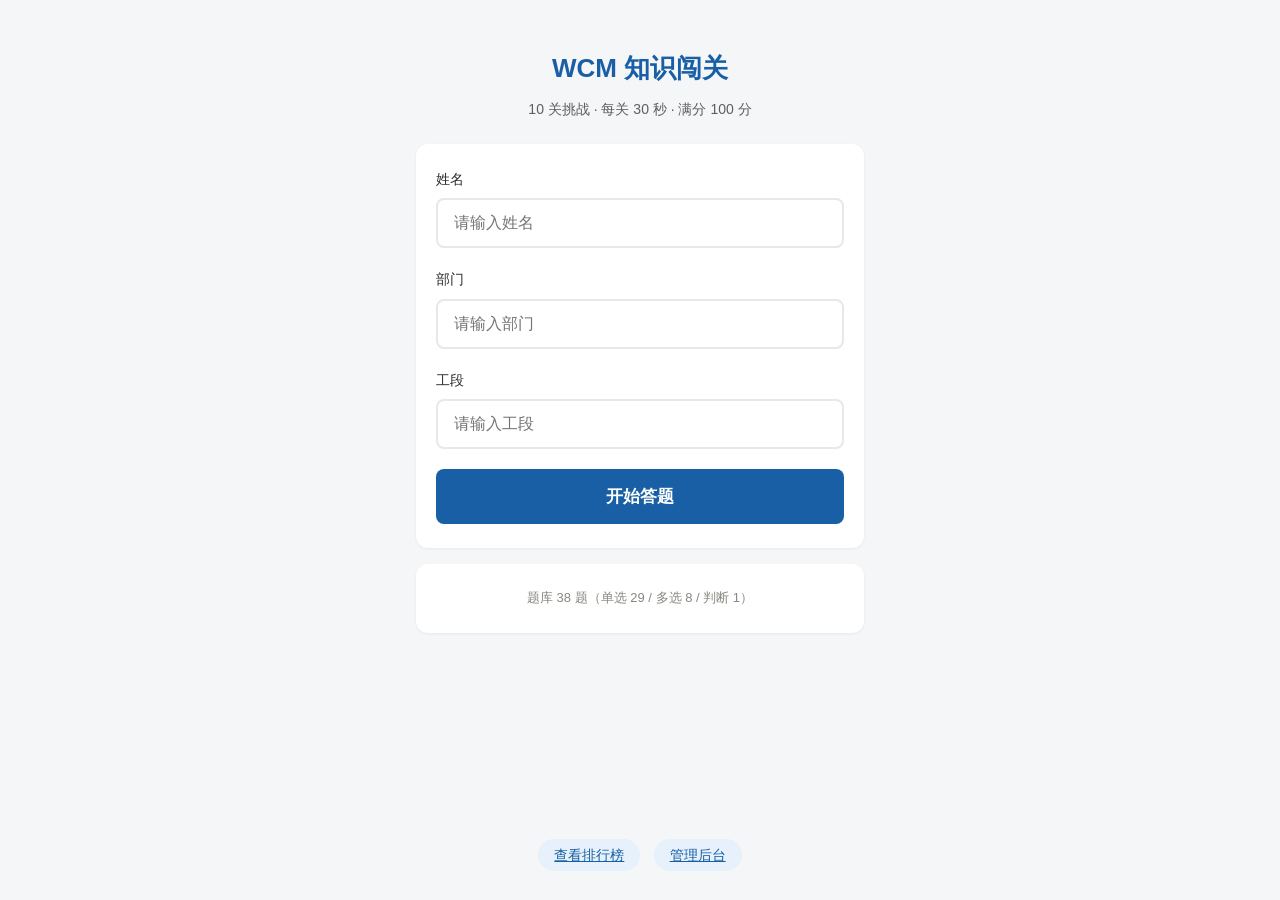
<file: index.html>
<!DOCTYPE html>
<html lang="zh-CN">
<head>
  <meta charset="UTF-8">
  <meta name="viewport" content="width=device-width, initial-scale=1.0, maximum-scale=1.0, user-scalable=no">
  <title>WCM 知识闯关</title>
  <link rel="stylesheet" href="css/style.css?v=2">
</head>
<body>
  <div class="container">
    <div class="header">
      <h1>WCM 知识闯关</h1>
      <p class="subtitle">10 关挑战 · 每关 30 秒 · 满分 100 分</p>
    </div>

    <div class="card" id="infoCard">
      <div class="input-group">
        <label>姓名</label>
        <input type="text" id="nameInput" placeholder="请输入姓名" maxlength="20">
      </div>
      <div class="input-group">
        <label>部门</label>
        <input type="text" id="deptInput" placeholder="请输入部门" maxlength="20">
      </div>
      <div class="input-group">
        <label>工段</label>
        <input type="text" id="sectionInput" placeholder="请输入工段" maxlength="20">
      </div>
      <button class="btn btn-primary" id="startBtn" onclick="startGame()">开始答题</button>
    </div>

    <div class="card" id="bankInfo" style="text-align:center">
      <p style="font-size:13px;color:var(--text-tertiary)" id="bankStatus">正在加载题库...</p>
    </div>

    <div style="margin-top:auto;padding:16px 0;text-align:center">
      <a href="ranking.html" class="btn-link">查看排行榜</a>
      &nbsp;
      <a href="admin.html" class="btn-link">管理后台</a>
    </div>
  </div>

  <script src="js/config.js?v=6"></script>
  <script src="js/app.js?v=5"></script>
  <script>
    const savedName = localStorage.getItem('wcm_name') || '';
    const savedDept = localStorage.getItem('wcm_dept') || '';
    const savedSection = localStorage.getItem('wcm_section') || '';
    if (savedName) document.getElementById('nameInput').value = savedName;
    if (savedDept) document.getElementById('deptInput').value = savedDept;
    if (savedSection) document.getElementById('sectionInput').value = savedSection;

    document.getElementById('nameInput').addEventListener('keypress', e => {
      if (e.key === 'Enter') document.getElementById('deptInput').focus();
    });

    async function loadBankInfo() {
      const questions = await CloudDB.getQuestions();
      const el = document.getElementById('bankStatus');
      if (questions.length === 0) {
        el.textContent = '题库为空，请联系管理员导入题目';
        el.style.color = 'var(--danger)';
      } else {
        const types = {
          single: questions.filter(q => q.type === 'single').length,
          multiple: questions.filter(q => q.type === 'multiple').length,
          judge: questions.filter(q => q.type === 'judge').length
        };
        el.textContent = `题库 ${questions.length} 题（单选 ${types.single} / 多选 ${types.multiple} / 判断 ${types.judge}）`;
      }
    }

    function startGame() {
      const name = document.getElementById('nameInput').value.trim();
      const dept = document.getElementById('deptInput').value.trim();
      const section = document.getElementById('sectionInput').value.trim();

      if (!name) { showToast('请输入姓名'); return; }
      if (!dept) { showToast('请输入部门'); return; }
      if (!section) { showToast('请输入工段'); return; }

      localStorage.setItem('wcm_name', name);
      localStorage.setItem('wcm_dept', dept);
      localStorage.setItem('wcm_section', section);

      const params = new URLSearchParams({ name, dept, section });
      window.location.href = `game.html?${params}`;
    }

    loadBankInfo();
  </script>
</body>
</html>
</file>
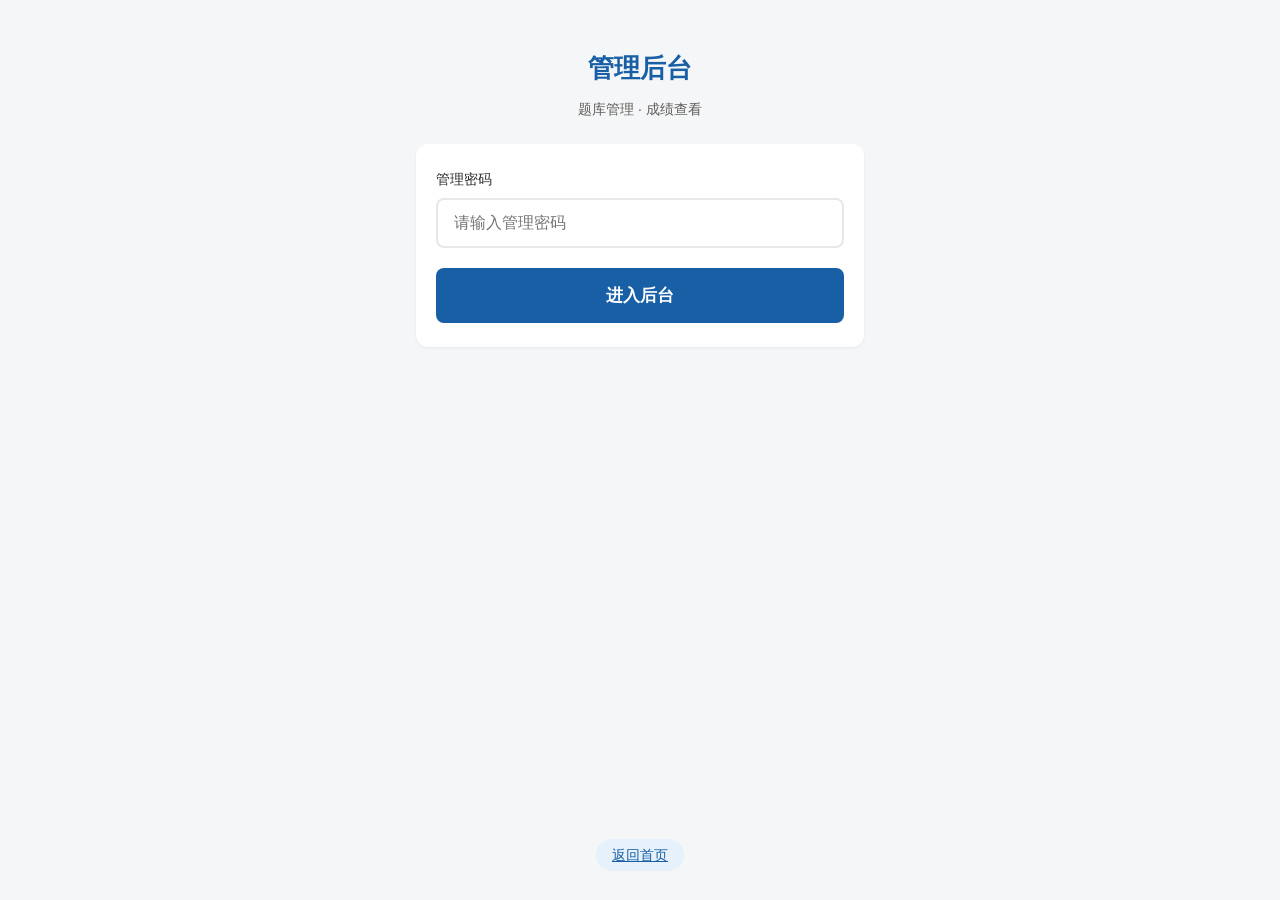
<file: admin.html>
<!DOCTYPE html>
<html lang="zh-CN">
<head>
  <meta charset="UTF-8">
  <meta name="viewport" content="width=device-width, initial-scale=1.0, maximum-scale=1.0, user-scalable=no">
  <title>管理后台 - WCM 知识闯关</title>
  <link rel="stylesheet" href="css/style.css?v=3">
</head>
<body>
  <div class="container">
    <div class="header">
      <h1>管理后台</h1>
      <p class="subtitle">题库管理 · 成绩查看</p>
    </div>

    <!-- Login -->
    <div class="card" id="loginCard">
      <div class="input-group">
        <label>管理密码</label>
        <input type="password" id="pwdInput" placeholder="请输入管理密码" maxlength="30">
      </div>
      <button class="btn btn-primary" id="loginBtn" onclick="adminLogin()">进入后台</button>
    </div>

    <!-- Admin Panel -->
    <div id="adminPanel" style="display:none;flex:1">

      <!-- Stats -->
      <div class="admin-section">
        <h3>题库概览</h3>
        <div class="stat-grid" id="statGrid">
          <div class="stat-box"><div class="num" id="statTotal">-</div><div class="label">总题数</div></div>
          <div class="stat-box"><div class="num" id="statSingle">-</div><div class="label">单选题</div></div>
          <div class="stat-box"><div class="num" id="statMultiple">-</div><div class="label">多选题</div></div>
          <div class="stat-box"><div class="num" id="statJudge">-</div><div class="label">判断题</div></div>
          <div class="stat-box"><div class="num" id="statScores">-</div><div class="label">成绩数</div></div>
          <div class="stat-box"><div class="num" id="statPlayers">-</div><div class="label">参与人数</div></div>
        </div>
        <button class="btn btn-outline" style="margin-top:12px;font-size:14px" onclick="loadStats()">刷新统计</button>
      </div>

      <!-- Add Single Question -->
      <div class="admin-section" id="addQuestionSection">
        <h3>添加题目</h3>

        <div class="input-group">
          <label>题型</label>
          <select id="qType" onchange="onTypeChange()" style="width:100%;padding:12px 16px;font-size:16px;border:2px solid var(--border);border-radius:8px;background:var(--card);-webkit-appearance:none">
            <option value="single">单选题</option>
            <option value="multiple">多选题</option>
            <option value="judge">判断题</option>
          </select>
        </div>

        <div class="input-group">
          <label>题干内容</label>
          <textarea id="qContent" rows="3" placeholder="请输入题目内容..." style="width:100%;padding:12px;font-size:14px;border:2px solid var(--border);border-radius:8px;resize:vertical"></textarea>
        </div>

        <div class="input-group" id="optionsGroup">
          <label>选项设置 <span style="font-size:12px;color:var(--text-tertiary)">（点击选项左侧圆圈标记正确答案）</span></label>
          <div id="optionsContainer"></div>
          <button class="btn btn-outline" style="font-size:13px;padding:8px;margin-top:8px" id="addOptionBtn" onclick="addOption()">+ 添加选项</button>
        </div>

        <div id="judgeHint" style="display:none;margin-bottom:12px">
          <div style="font-size:13px;color:var(--text-tertiary);margin-bottom:8px;padding:8px 12px;background:var(--teal-light);border-radius:8px">
            判断题自动生成"正确"和"错误"两个选项，请选择正确答案
          </div>
          <div style="display:flex;gap:12px">
            <label style="display:flex;align-items:center;gap:6px;cursor:pointer;padding:10px 20px;border:2px solid var(--border);border-radius:8px;font-size:15px">
              <input type="radio" name="judgeAnswer" value="0"> 正确
            </label>
            <label style="display:flex;align-items:center;gap:6px;cursor:pointer;padding:10px 20px;border:2px solid var(--border);border-radius:8px;font-size:15px">
              <input type="radio" name="judgeAnswer" value="1"> 错误
            </label>
          </div>
        </div>

        <div style="display:flex;gap:8px">
          <button class="btn btn-primary" style="flex:1" id="saveQuestionBtn" onclick="saveSingleQuestion()">保存题目</button>
          <button class="btn btn-outline" style="flex:0 0 auto;padding:16px 20px;font-size:14px" onclick="resetAddForm()">清空表单</button>
        </div>
      </div>

      <!-- Upload Questions -->
      <div class="admin-section">
        <h3>批量导入题库</h3>
        <p style="font-size:13px;color:var(--text-tertiary);margin-bottom:12px">
          支持 JSON 格式，每题包含：type(single/multiple/judge)、content、options(数组)、correctAnswers(索引数组)
        </p>

        <div style="margin-bottom:12px">
          <button class="btn btn-outline" style="font-size:14px" onclick="document.getElementById('fileInput').click()">选择 JSON 文件导入</button>
          <input type="file" id="fileInput" accept=".json" style="display:none" onchange="handleFileUpload(event)">
        </div>

        <div style="margin-bottom:12px;text-align:center">
          <span style="font-size:13px;color:var(--text-tertiary)">或</span>
        </div>

        <div class="input-group">
          <label>手动输入 JSON</label>
          <textarea id="jsonInput" rows="6" placeholder='[
  {
    "type": "single",
    "content": "示例题目？",
    "options": ["选项A", "选项B", "选项C", "选项D"],
    "correctAnswers": [0]
  }
]' style="width:100%;padding:12px;font-size:14px;border:2px solid var(--border);border-radius:8px;font-family:monospace;resize:vertical"></textarea>
        </div>

        <div style="display:flex;gap:8px">
          <button class="btn btn-primary" style="flex:1" id="appendBtn" onclick="uploadQuestions(false)">追加导入</button>
          <button class="btn btn-teal" style="flex:1" id="replaceBtn" onclick="uploadQuestions(true)">替换全部</button>
        </div>
      </div>

      <!-- Question List -->
      <div class="admin-section">
        <h3>当前题库 <button class="btn-link" style="float:right;font-size:13px" onclick="exportQuestions()">导出</button></h3>
        <div id="questionList" style="max-height:500px;overflow-y:auto">
          <div class="loading" style="padding:20px"><p>点击刷新统计加载题库</p></div>
        </div>
      </div>

      <!-- Score Management -->
      <div class="admin-section">
        <h3>成绩管理</h3>
        <div style="display:flex;gap:8px">
          <button class="btn btn-outline" style="flex:1;font-size:14px" onclick="viewScores()">查看全部成绩</button>
          <button class="btn btn-danger" style="flex:1;font-size:14px" id="clearScoresBtn" onclick="confirmClearScores()">清空排行榜</button>
        </div>
        <p style="font-size:12px;color:var(--text-tertiary);margin-top:8px">
          清空排行榜将删除全部成绩记录，所有人重新排名。此操作不可撤销。
        </p>
        <div id="scoreList" style="margin-top:12px;max-height:400px;overflow-y:auto"></div>
      </div>

      <!-- Danger Zone -->
      <div class="admin-section" style="border:2px solid var(--danger)">
        <h3 style="color:var(--danger)">危险操作</h3>
        <button class="btn btn-danger" id="clearBtn" onclick="confirmClearQuestions()">清空全部题库</button>
        <p style="font-size:12px;color:var(--text-tertiary);margin-top:8px">此操作不可撤销，请谨慎操作</p>
      </div>

    </div>

    <div style="margin-top:auto;padding:16px 0;text-align:center">
      <a href="index.html" class="btn-link">返回首页</a>
    </div>
  </div>

  <script src="js/config.js?v=6"></script>
  <script src="js/app.js?v=5"></script>
  <script>
    let adminAuthed = false;
    let currentQuestions = [];

    document.getElementById('pwdInput').addEventListener('keypress', e => {
      if (e.key === 'Enter') adminLogin();
    });

    function adminLogin() {
      const pwd = document.getElementById('pwdInput').value.trim();
      if (pwd === CLOUD_CONFIG.adminPassword) {
        adminAuthed = true;
        document.getElementById('loginCard').style.display = 'none';
        document.getElementById('adminPanel').style.display = 'block';
        initAddForm();
        loadStats();
        showToast('登录成功', 1500);
      } else {
        showToast('密码错误', 2000);
      }
    }

    function initAddForm() {
      optionCount = 0;
      document.getElementById('optionsContainer').innerHTML = '';
      addOption('');
      addOption('');
      onTypeChange();
    }

    async function loadStats() {
      showToast('加载中...', 1000);
      const questions = await CloudDB.getQuestions();
      currentQuestions = questions;

      const single = questions.filter(q => (q.type || 'single') === 'single').length;
      const multiple = questions.filter(q => q.type === 'multiple').length;
      const judge = questions.filter(q => q.type === 'judge').length;

      document.getElementById('statTotal').textContent = questions.length;
      document.getElementById('statSingle').textContent = single;
      document.getElementById('statMultiple').textContent = multiple;
      document.getElementById('statJudge').textContent = judge;

      // Load scores count
      const scores = await CloudDB.getLeaderboard();
      document.getElementById('statScores').textContent = scores.length;
      const uniqueNames = new Set(scores.map(s => s.name));
      document.getElementById('statPlayers').textContent = uniqueNames.size;

      renderQuestionList(questions);
    }

    function renderQuestionList(questions) {
      const el = document.getElementById('questionList');
      if (questions.length === 0) {
        el.innerHTML = '<div class="empty-state" style="padding:20px"><p>题库为空</p></div>';
        return;
      }

      const typeMap = { single: '单选', multiple: '多选', judge: '判断' };
      const typeClass = { single: 'single', multiple: 'multiple', judge: 'judge' };

      el.innerHTML = questions.map((q, i) => {
        const qType = q.type || 'single';
        const correctLabels = (q.correctAnswers || []).map(idx => {
          const labels = ['A', 'B', 'C', 'D', 'E', 'F', 'G'];
          return labels[idx] || (idx + 1);
        }).join(', ');
        return `
          <div style="padding:12px 0;border-bottom:1px solid var(--border)">
            <div style="display:flex;align-items:center;gap:8px;margin-bottom:4px">
              <span style="font-size:12px;color:var(--text-tertiary)">#${i + 1}</span>
              <span class="question-type ${typeClass[qType]}" style="margin-bottom:0">${typeMap[qType]}</span>
              <button class="btn-del" onclick="deleteQuestion(${i})" title="删除此题">✕</button>
            </div>
            <div style="font-size:14px;font-weight:500;margin-bottom:4px">${escapeHtml(q.content)}</div>
            <div style="font-size:12px;color:var(--teal)">正确答案: ${correctLabels}</div>
          </div>
        `;
      }).join('');
    }

    function handleFileUpload(event) {
      const file = event.target.files[0];
      if (!file) return;
      const reader = new FileReader();
      reader.onload = (e) => {
        document.getElementById('jsonInput').value = e.target.result;
        showToast('文件已读取，请选择追加或替换', 2000);
      };
      reader.readAsText(file);
    }

    async function uploadQuestions(replace) {
      const jsonText = document.getElementById('jsonInput').value.trim();
      if (!jsonText) {
        showToast('请输入或上传 JSON 数据', 2000);
        return;
      }

      let newQuestions;
      try {
        newQuestions = JSON.parse(jsonText);
        if (!Array.isArray(newQuestions)) {
          showToast('JSON 必须是数组格式', 2000);
          return;
        }
      } catch (e) {
        showToast('JSON 格式错误: ' + e.message, 3000);
        return;
      }

      // Validate
      for (let i = 0; i < newQuestions.length; i++) {
        const q = newQuestions[i];
        if (!q.content || !Array.isArray(q.options) || !Array.isArray(q.correctAnswers)) {
          showToast(`第 ${i + 1} 题格式错误，需包含 content/options/correctAnswers`, 3000);
          return;
        }
        if (!q.type) q.type = 'single';
      }

      const btn = replace ? document.getElementById('replaceBtn') : document.getElementById('appendBtn');
      btn.disabled = true;
      btn.textContent = '上传中...';

      const finalQuestions = replace ? newQuestions : [...currentQuestions, ...newQuestions];
      const ok = await CloudDB.saveQuestions(finalQuestions);

      btn.disabled = false;
      btn.textContent = replace ? '替换全部' : '追加导入';

      if (ok) {
        showToast(`成功${replace ? '替换' : '追加'} ${newQuestions.length} 题`, 2000);
        document.getElementById('jsonInput').value = '';
        document.getElementById('fileInput').value = '';
        loadStats();
      } else {
        showToast('上传失败，请检查网络和配置', 3000);
      }
    }

    function exportQuestions() {
      if (currentQuestions.length === 0) {
        showToast('题库为空', 1500);
        return;
      }
      const blob = new Blob([JSON.stringify(currentQuestions, null, 2)], { type: 'application/json' });
      const url = URL.createObjectURL(blob);
      const a = document.createElement('a');
      a.href = url;
      a.download = `questions_${Date.now()}.json`;
      a.click();
      URL.revokeObjectURL(url);
      showToast('已导出', 1500);
    }

    function confirmClearQuestions() {
      if (currentQuestions.length === 0) {
        showToast('题库已为空', 1500);
        return;
      }
      if (confirm(`确定要清空全部 ${currentQuestions.length} 道题目吗？\n此操作不可撤销！`)) {
        if (confirm('再次确认：真的要清空全部题库吗？')) {
          doClearQuestions();
        }
      }
    }

    async function doClearQuestions() {
      const btn = document.getElementById('clearBtn');
      btn.disabled = true;
      btn.textContent = '清空中...';

      const ok = await CloudDB.clearQuestions();

      btn.disabled = false;
      btn.textContent = '清空全部题库';

      if (ok) {
        showToast('题库已清空', 2000);
        loadStats();
      } else {
        showToast('清空失败，请重试', 2000);
      }
    }

    async function confirmClearScores() {
      const scores = await CloudDB.getLeaderboard();
      if (scores.length === 0) {
        showToast('排行榜已为空', 1500);
        return;
      }
      if (!confirm(`确定要清空排行榜吗？\n当前共有 ${scores.length} 名用户的成绩记录。\n清空后所有人重新排名！`)) return;
      if (!confirm('再次确认：真的要删除全部成绩记录吗？\n此操作不可撤销！')) return;
      doClearScores();
    }

    async function doClearScores() {
      const btn = document.getElementById('clearScoresBtn');
      btn.disabled = true;
      btn.textContent = '清空中...';
      showToast('正在删除成绩记录，请稍候...', 3000);

      const ok = await CloudDB.clearScores();

      btn.disabled = false;
      btn.textContent = '清空排行榜';

      if (ok) {
        showToast('排行榜已清空，重新排名生效', 2500);
        document.getElementById('scoreList').innerHTML = '';
        loadStats();
      } else {
        showToast('清空失败，请重试', 2500);
      }
    }

    async function viewScores() {
      const el = document.getElementById('scoreList');
      el.innerHTML = '<div class="loading" style="padding:20px"><div class="spinner"></div><p>加载中...</p></div>';

      const scores = await CloudDB.getLeaderboard();

      if (scores.length === 0) {
        el.innerHTML = '<div class="empty-state" style="padding:20px"><p>暂无成绩</p></div>';
        return;
      }

      el.innerHTML = scores.map((s, i) => {
        const grade = getWCMRank(s.score, s.stars);
        const deptText = [s.department, s.section].filter(Boolean).join(' / ');
        const date = new Date(s.timestamp).toLocaleString('zh-CN', { month: '2-digit', day: '2-digit', hour: '2-digit', minute: '2-digit' });
        return `
          <div class="rank-item">
            <div class="rank-number">${i + 1}</div>
            <div class="rank-info">
              <div class="rank-name">${escapeHtml(s.name)}</div>
              <div class="rank-detail">${escapeHtml(deptText)} · ${formatTime(s.timeUsed)} · ${date}</div>
            </div>
            <div class="rank-score">
              <div class="score-num">${s.score}</div>
              <div class="score-stars">⭐${s.stars}</div>
            </div>
          </div>
        `;
      }).join('');
    }

    /* ========== 单题添加功能 ========== */
    let optionCount = 0;

    function onTypeChange() {
      const type = document.getElementById('qType').value;
      const optionsGroup = document.getElementById('optionsGroup');
      const judgeHint = document.getElementById('judgeHint');
      const addOptionBtn = document.getElementById('addOptionBtn');

      if (type === 'judge') {
        optionsGroup.style.display = 'none';
        judgeHint.style.display = 'block';
        addOptionBtn.style.display = 'none';
      } else {
        optionsGroup.style.display = 'block';
        judgeHint.style.display = 'none';
        addOptionBtn.style.display = 'block';
      }
    }

    function addOption(text) {
      const container = document.getElementById('optionsContainer');
      const idx = optionCount;
      const div = document.createElement('div');
      div.className = 'option-edit-row';
      div.dataset.idx = idx;
      div.innerHTML = `
        <div class="option-edit-circle" onclick="toggleCorrect(this)" data-correct="false">${String.fromCharCode(65 + idx)}</div>
        <input type="text" class="option-edit-input" placeholder="选项 ${String.fromCharCode(65 + idx)}" value="${text || ''}" maxlength="200">
        <button class="option-edit-del" onclick="removeOption(this)" title="删除选项">✕</button>
      `;
      container.appendChild(div);
      optionCount++;
      relabelOptions();
    }

    function removeOption(btn) {
      const row = btn.closest('.option-edit-row');
      row.remove();
      relabelOptions();
    }

    function relabelOptions() {
      const rows = document.querySelectorAll('.option-edit-row');
      rows.forEach((row, i) => {
        const circle = row.querySelector('.option-edit-circle');
        const input = row.querySelector('.option-edit-input');
        circle.textContent = String.fromCharCode(65 + i);
        input.placeholder = '选项 ' + String.fromCharCode(65 + i);
      });
    }

    function toggleCorrect(circle) {
      const type = document.getElementById('qType').value;
      const isCorrect = circle.dataset.correct === 'true';

      if (type === 'single') {
        document.querySelectorAll('.option-edit-circle').forEach(c => {
          c.dataset.correct = 'false';
          c.classList.remove('correct');
        });
        circle.dataset.correct = 'true';
        circle.classList.add('correct');
      } else {
        circle.dataset.correct = isCorrect ? 'false' : 'true';
        circle.classList.toggle('correct', !isCorrect);
      }
    }

    function getCorrectAnswers() {
      const type = document.getElementById('qType').value;
      if (type === 'judge') {
        return [];
      }
      const answers = [];
      document.querySelectorAll('.option-edit-row').forEach((row, i) => {
        const circle = row.querySelector('.option-edit-circle');
        if (circle.dataset.correct === 'true') answers.push(i);
      });
      return answers;
    }

    function resetAddForm() {
      document.getElementById('qType').value = 'single';
      document.getElementById('qContent').value = '';
      initAddForm();
    }

    async function saveSingleQuestion() {
      const type = document.getElementById('qType').value;
      const content = document.getElementById('qContent').value.trim();

      if (!content) {
        showToast('请输入题干内容', 2000);
        return;
      }

      let options = [];
      let correctAnswers = [];

      if (type === 'judge') {
        const correctIsTrue = document.querySelector('input[name="judgeAnswer"]:checked');
        if (!correctIsTrue) {
          showToast('请选择正确答案', 2000);
          return;
        }
        options = ['正确', '错误'];
        correctAnswers = [parseInt(correctIsTrue.value)];
      } else {
        const rows = document.querySelectorAll('.option-edit-row');
        if (rows.length < 2) {
          showToast('至少需要2个选项', 2000);
          return;
        }
        rows.forEach(row => {
          const input = row.querySelector('.option-edit-input');
          options.push(input.value.trim());
        });

        if (options.some(o => !o)) {
          showToast('选项内容不能为空', 2000);
          return;
        }

        correctAnswers = getCorrectAnswers();
        if (correctAnswers.length === 0) {
          showToast('请标记正确答案（点击选项左侧圆圈）', 3000);
          return;
        }

        if (type === 'single' && correctAnswers.length > 1) {
          showToast('单选题只能有1个正确答案', 2000);
          return;
        }
      }

      const newQ = { type, content, options, correctAnswers };

      const btn = document.getElementById('saveQuestionBtn');
      btn.disabled = true;
      btn.textContent = '保存中...';

      const updated = [...currentQuestions, newQ];
      const ok = await CloudDB.saveQuestions(updated);

      btn.disabled = false;
      btn.textContent = '保存题目';

      if (ok) {
        showToast('题目已添加', 2000);
        resetAddForm();
        loadStats();
      } else {
        showToast('保存失败，请重试', 3000);
      }
    }

    async function deleteQuestion(index) {
      const q = currentQuestions[index];
      if (!q) return;

      const preview = q.content.length > 30 ? q.content.substring(0, 30) + '...' : q.content;
      if (!confirm(`确定删除第 ${index + 1} 题？\n"${preview}"\n此操作不可撤销`)) return;

      const updated = currentQuestions.filter((_, i) => i !== index);

      showToast('删除中...', 1000);
      const ok = await CloudDB.saveQuestions(updated);

      if (ok) {
        showToast('已删除', 1500);
        loadStats();
      } else {
        showToast('删除失败，请重试', 3000);
      }
    }

    /* ========== 工具函数 ========== */
    function escapeHtml(text) {
      const div = document.createElement('div');
      div.textContent = text || '';
      return div.innerHTML;
    }
  </script>
</body>
</html>
</file>
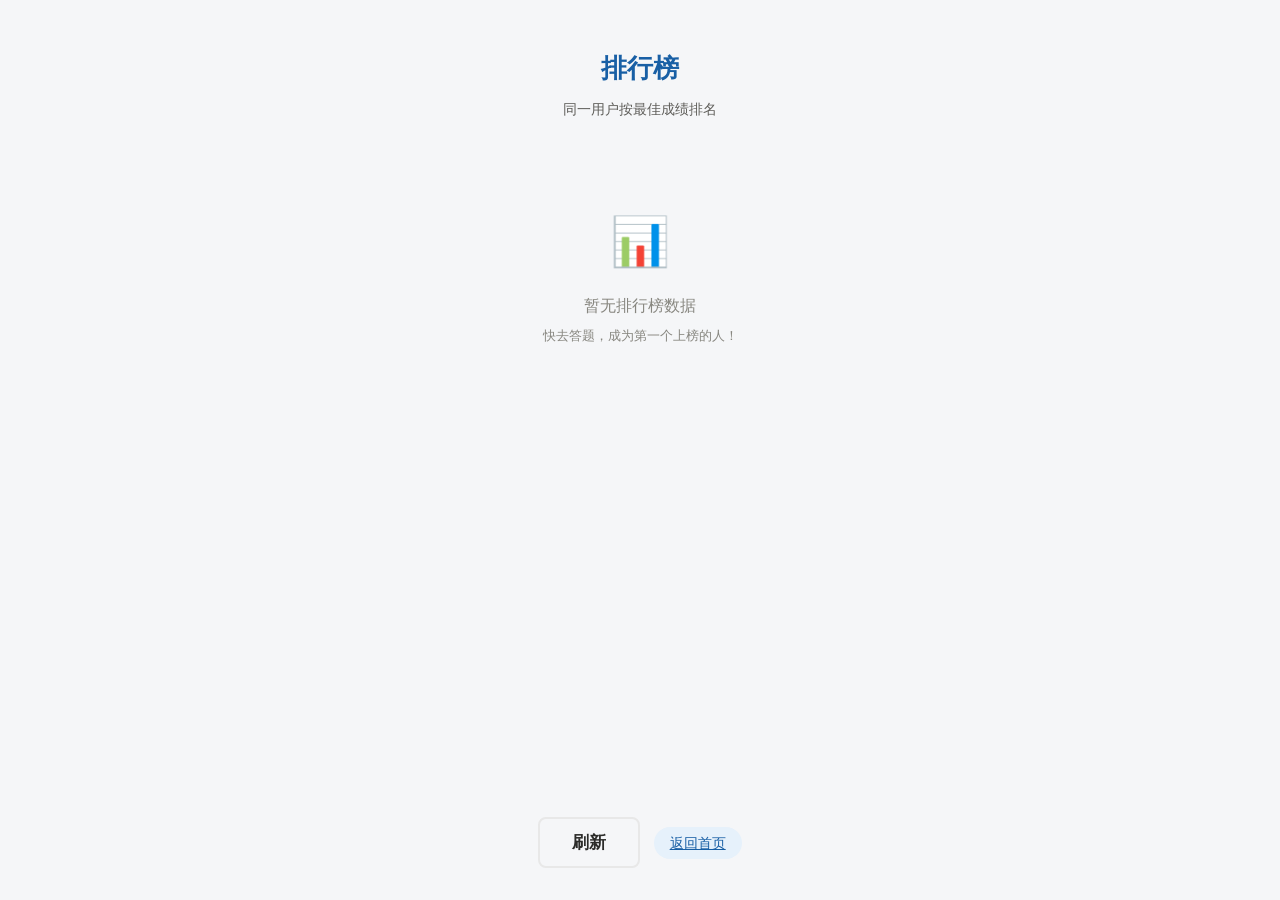
<file: ranking.html>
<!DOCTYPE html>
<html lang="zh-CN">
<head>
  <meta charset="UTF-8">
  <meta name="viewport" content="width=device-width, initial-scale=1.0, maximum-scale=1.0, user-scalable=no">
  <title>排行榜 - WCM 知识闯关</title>
  <link rel="stylesheet" href="css/style.css?v=2">
</head>
<body>
  <div class="container">
    <div class="header">
      <h1>排行榜</h1>
      <p class="subtitle">同一用户按最佳成绩排名</p>
    </div>

    <div id="loadingBox" class="loading">
      <div class="spinner"></div>
      <p>正在加载排行榜...</p>
    </div>

    <div id="rankingContent" style="display:none;flex:1">
      <div id="topThree" style="display:none;margin-bottom:16px">
        <div class="card" style="padding:16px;display:flex;justify-content:space-around;align-items:flex-end">
          <div style="text-align:center;order:2">
            <div style="font-size:36px;margin-bottom:4px">🥇</div>
            <div id="top1Name" style="font-weight:700;font-size:15px"></div>
            <div id="top1Score" style="font-size:18px;font-weight:700;color:var(--primary);margin-top:4px"></div>
            <div id="top1Stars" style="font-size:12px;color:var(--amber);margin-top:2px"></div>
          </div>
          <div style="text-align:center;order:1">
            <div style="font-size:28px;margin-bottom:4px">🥈</div>
            <div id="top2Name" style="font-weight:600;font-size:13px"></div>
            <div id="top2Score" style="font-size:16px;font-weight:700;color:var(--text-secondary);margin-top:4px"></div>
            <div id="top2Stars" style="font-size:11px;color:var(--amber);margin-top:2px"></div>
          </div>
          <div style="text-align:center;order:3">
            <div style="font-size:28px;margin-bottom:4px">🥉</div>
            <div id="top3Name" style="font-weight:600;font-size:13px"></div>
            <div id="top3Score" style="font-size:16px;font-weight:700;color:var(--text-secondary);margin-top:4px"></div>
            <div id="top3Stars" style="font-size:11px;color:var(--amber);margin-top:2px"></div>
          </div>
        </div>
      </div>

      <div class="ranking-list" id="rankingList"></div>

      <div id="emptyRanking" class="empty-state" style="display:none">
        <div class="icon">📊</div>
        <p>暂无排行榜数据</p>
        <p style="font-size:13px;margin-top:8px">快去答题，成为第一个上榜的人！</p>
      </div>
    </div>

    <div style="margin-top:auto;padding:16px 0;text-align:center">
      <button class="btn btn-outline" style="display:inline-block;width:auto;padding:12px 32px" onclick="loadLeaderboard()">刷新</button>
      &nbsp;
      <a href="index.html" class="btn-link">返回首页</a>
    </div>
  </div>

  <script src="js/config.js?v=6"></script>
  <script src="js/app.js?v=5"></script>
  <script>
    async function loadLeaderboard() {
      document.getElementById('loadingBox').style.display = 'block';
      document.getElementById('rankingContent').style.display = 'none';

      const scores = await CloudDB.getLeaderboard();

      document.getElementById('loadingBox').style.display = 'none';
      document.getElementById('rankingContent').style.display = 'block';

      const listEl = document.getElementById('rankingList');
      const emptyEl = document.getElementById('emptyRanking');
      const topThreeEl = document.getElementById('topThree');

      if (scores.length === 0) {
        listEl.innerHTML = '';
        emptyEl.style.display = 'block';
        topThreeEl.style.display = 'none';
        return;
      }

      emptyEl.style.display = 'none';
      listEl.innerHTML = '';

      // Top 3 podium
      if (scores.length >= 1) {
        topThreeEl.style.display = 'block';
        const s1 = scores[0];
        document.getElementById('top1Name').textContent = s1.name;
        document.getElementById('top1Score').textContent = s1.score + '分';
        document.getElementById('top1Stars').textContent = '⭐' + s1.stars;

        if (scores.length >= 2) {
          const s2 = scores[1];
          document.getElementById('top2Name').textContent = s2.name;
          document.getElementById('top2Score').textContent = s2.score + '分';
          document.getElementById('top2Stars').textContent = '⭐' + s2.stars;
        } else {
          document.getElementById('top2Name').textContent = '-';
          document.getElementById('top2Score').textContent = '-';
          document.getElementById('top2Stars').textContent = '';
        }

        if (scores.length >= 3) {
          const s3 = scores[2];
          document.getElementById('top3Name').textContent = s3.name;
          document.getElementById('top3Score').textContent = s3.score + '分';
          document.getElementById('top3Stars').textContent = '⭐' + s3.stars;
        } else {
          document.getElementById('top3Name').textContent = '-';
          document.getElementById('top3Score').textContent = '-';
          document.getElementById('top3Stars').textContent = '';
        }
      } else {
        topThreeEl.style.display = 'none';
      }

      // Full list (skip top 3, they're shown in podium)
      scores.forEach((s, i) => {
        const rank = i + 1;
        const div = document.createElement('div');
        div.className = 'rank-item';

        const grade = getWCMRank(s.score, s.stars);
        const deptText = [s.department, s.section].filter(Boolean).join(' / ');

        div.innerHTML = `
          <div class="rank-number">${rank}</div>
          <div class="rank-info">
            <div class="rank-name">${escapeHtml(s.name)}</div>
            <div class="rank-detail">${escapeHtml(deptText)} · ${formatTime(s.timeUsed)} · <span style="color:${grade.color}">${grade.name}</span>${s.attempts > 1 ? ` · 挑战${s.attempts}次` : ''}</div>
          </div>
          <div class="rank-score">
            <div class="score-num">${s.score}</div>
            <div class="score-stars">⭐${s.stars}</div>
          </div>
        `;
        listEl.appendChild(div);
      });
    }

    function escapeHtml(text) {
      const div = document.createElement('div');
      div.textContent = text || '';
      return div.innerHTML;
    }

    loadLeaderboard();
  </script>
</body>
</html>
</file>
<file: css/style.css>
/* WCM 知识闯关 - 云端版样式 */
* { margin: 0; padding: 0; box-sizing: border-box; }

:root {
  --primary: #185FA5;
  --primary-light: #E6F1FB;
  --teal: #0F6E56;
  --teal-light: #E1F5EE;
  --danger: #E24B4A;
  --danger-light: #FCEBEB;
  --amber: #EF9F27;
  --amber-light: #FAEEDA;
  --bg: #f5f6f8;
  --card: #ffffff;
  --text: #2C2C2A;
  --text-secondary: #5F5E5A;
  --text-tertiary: #888780;
  --border: #e8e8e8;
  --radius: 12px;
  --radius-sm: 8px;
}

body {
  font-family: -apple-system, BlinkMacSystemFont, 'Segoe UI', Roboto, 'Helvetica Neue', Arial, sans-serif;
  background: var(--bg);
  color: var(--text);
  line-height: 1.6;
  -webkit-font-smoothing: antialiased;
  min-height: 100vh;
}

.container {
  max-width: 480px;
  margin: 0 auto;
  padding: 16px;
  min-height: 100vh;
  display: flex;
  flex-direction: column;
}

.card {
  background: var(--card);
  border-radius: var(--radius);
  padding: 24px 20px;
  box-shadow: 0 1px 3px rgba(0,0,0,0.06);
  margin-bottom: 16px;
}

.header {
  text-align: center;
  padding: 32px 0 24px;
}

.header h1 {
  font-size: 26px;
  font-weight: 700;
  color: var(--primary);
  margin-bottom: 8px;
}

.header .subtitle {
  font-size: 14px;
  color: var(--text-secondary);
}

.input-group {
  margin-bottom: 20px;
}

.input-group label {
  display: block;
  font-size: 14px;
  font-weight: 500;
  color: var(--text);
  margin-bottom: 8px;
}

.input-group input,
.input-group textarea,
.input-group select {
  width: 100%;
  padding: 14px 16px;
  font-size: 16px;
  border: 2px solid var(--border);
  border-radius: var(--radius-sm);
  background: var(--card);
  color: var(--text);
  transition: border-color 0.2s;
  -webkit-appearance: none;
}

.input-group input:focus,
.input-group textarea:focus {
  outline: none;
  border-color: var(--primary);
}

.btn {
  display: block;
  width: 100%;
  padding: 16px;
  font-size: 17px;
  font-weight: 600;
  text-align: center;
  border: none;
  border-radius: var(--radius-sm);
  cursor: pointer;
  transition: opacity 0.2s, transform 0.1s;
  -webkit-tap-highlight-color: transparent;
}

.btn:active { transform: scale(0.98); }
.btn:disabled { opacity: 0.5; cursor: not-allowed; }

.btn-primary {
  background: var(--primary);
  color: #fff;
}

.btn-teal {
  background: var(--teal);
  color: #fff;
}

.btn-danger {
  background: var(--danger);
  color: #fff;
}

.btn-outline {
  background: transparent;
  border: 2px solid var(--border);
  color: var(--text);
}

.btn-link {
  display: inline;
  width: auto;
  padding: 8px 16px;
  font-size: 14px;
  background: var(--primary-light);
  color: var(--primary);
  border-radius: 20px;
}

/* Game */
.game-header {
  display: flex;
  justify-content: space-between;
  align-items: center;
  margin-bottom: 16px;
}

.level-badge {
  background: var(--primary);
  color: #fff;
  padding: 4px 14px;
  border-radius: 20px;
  font-size: 13px;
  font-weight: 600;
}

.score-display {
  font-size: 14px;
  color: var(--text-secondary);
}

.score-display strong {
  color: var(--primary);
  font-size: 18px;
}

.timer-bar {
  height: 6px;
  background: var(--border);
  border-radius: 3px;
  overflow: hidden;
  margin-bottom: 16px;
}

.timer-fill {
  height: 100%;
  background: var(--teal);
  border-radius: 3px;
  transition: width 1s linear, background-color 0.3s;
}

.timer-fill.warning { background: var(--amber); }
.timer-fill.danger { background: var(--danger); }

.timer-text {
  text-align: center;
  font-size: 28px;
  font-weight: 700;
  margin-bottom: 16px;
}

.timer-text.danger { color: var(--danger); }

.question-card {
  background: var(--card);
  border-radius: var(--radius);
  padding: 24px 20px;
  box-shadow: 0 1px 3px rgba(0,0,0,0.06);
  margin-bottom: 16px;
}

.question-type {
  display: inline-block;
  font-size: 12px;
  padding: 2px 10px;
  border-radius: 12px;
  margin-bottom: 12px;
  font-weight: 500;
}

.question-type.single { background: var(--primary-light); color: var(--primary); }
.question-type.multiple { background: var(--amber-light); color: var(--amber); }
.question-type.judge { background: var(--teal-light); color: var(--teal); }

.question-text {
  font-size: 18px;
  font-weight: 500;
  line-height: 1.5;
  margin-bottom: 20px;
}

.options { display: flex; flex-direction: column; gap: 10px; }

.option {
  display: flex;
  align-items: center;
  padding: 14px 16px;
  border: 2px solid var(--border);
  border-radius: var(--radius-sm);
  cursor: pointer;
  transition: all 0.2s;
  -webkit-tap-highlight-color: transparent;
}

.option:active { transform: scale(0.99); }

.option.selected {
  border-color: var(--primary);
  background: var(--primary-light);
}

.option.correct {
  border-color: var(--teal);
  background: var(--teal-light);
}

.option.wrong {
  border-color: var(--danger);
  background: var(--danger-light);
}

.option-label {
  display: flex;
  align-items: center;
  justify-content: center;
  width: 28px;
  height: 28px;
  border-radius: 50%;
  background: var(--border);
  font-size: 13px;
  font-weight: 600;
  margin-right: 12px;
  flex-shrink: 0;
  color: var(--text-secondary);
}

.option.selected .option-label {
  background: var(--primary);
  color: #fff;
}

.option.correct .option-label {
  background: var(--teal);
  color: #fff;
}

.option.wrong .option-label {
  background: var(--danger);
  color: #fff;
}

.option-text {
  font-size: 15px;
  flex: 1;
}

.stars-row {
  display: flex;
  justify-content: center;
  gap: 4px;
  margin: 12px 0;
}

.star {
  font-size: 28px;
  color: var(--amber);
}

.star.empty { color: var(--border); }

/* Result */
.result-card {
  text-align: center;
  padding: 40px 24px;
}

.result-card .big-score {
  font-size: 64px;
  font-weight: 700;
  color: var(--primary);
  line-height: 1;
  margin: 16px 0;
}

.result-card .grade-display {
  font-size: 20px;
  font-weight: 600;
  margin: 12px 0;
}

.result-card .info-row {
  display: flex;
  justify-content: center;
  gap: 24px;
  margin: 20px 0;
}

.result-card .info-item {
  text-align: center;
}

.result-card .info-item .num {
  font-size: 24px;
  font-weight: 700;
  color: var(--text);
}

.result-card .info-item .label {
  font-size: 12px;
  color: var(--text-tertiary);
  margin-top: 4px;
}

/* Ranking */
.ranking-list {
  display: flex;
  flex-direction: column;
  gap: 8px;
}

.rank-item {
  display: flex;
  align-items: center;
  padding: 14px 16px;
  background: var(--card);
  border-radius: var(--radius-sm);
  box-shadow: 0 1px 2px rgba(0,0,0,0.04);
}

.rank-number {
  width: 32px;
  height: 32px;
  display: flex;
  align-items: center;
  justify-content: center;
  border-radius: 50%;
  font-size: 14px;
  font-weight: 700;
  margin-right: 12px;
  flex-shrink: 0;
  background: var(--border);
  color: var(--text-secondary);
}

.rank-item:nth-child(1) .rank-number { background: #FFD700; color: #fff; }
.rank-item:nth-child(2) .rank-number { background: #C0C0C0; color: #fff; }
.rank-item:nth-child(3) .rank-number { background: #CD7F32; color: #fff; }

.rank-info {
  flex: 1;
  min-width: 0;
}

.rank-name {
  font-size: 15px;
  font-weight: 600;
  color: var(--text);
  white-space: nowrap;
  overflow: hidden;
  text-overflow: ellipsis;
}

.rank-detail {
  font-size: 12px;
  color: var(--text-tertiary);
}

.rank-score {
  text-align: right;
  flex-shrink: 0;
  margin-left: 8px;
}

.rank-score .score-num {
  font-size: 18px;
  font-weight: 700;
  color: var(--primary);
}

.rank-score .score-stars {
  font-size: 11px;
  color: var(--amber);
}

/* Admin */
.admin-section {
  background: var(--card);
  border-radius: var(--radius);
  padding: 20px;
  margin-bottom: 16px;
  box-shadow: 0 1px 3px rgba(0,0,0,0.06);
}

.admin-section h3 {
  font-size: 16px;
  font-weight: 600;
  margin-bottom: 12px;
  color: var(--text);
}

.stat-grid {
  display: grid;
  grid-template-columns: repeat(3, 1fr);
  gap: 8px;
}

.stat-box {
  text-align: center;
  padding: 12px 8px;
  background: var(--bg);
  border-radius: var(--radius-sm);
}

.stat-box .num {
  font-size: 22px;
  font-weight: 700;
  color: var(--primary);
}

.stat-box .label {
  font-size: 11px;
  color: var(--text-tertiary);
  margin-top: 2px;
}

/* Grade badge */
.grade-badge {
  display: inline-flex;
  align-items: center;
  gap: 6px;
  font-size: 13px;
  font-weight: 600;
}

.grade-dot {
  width: 8px;
  height: 8px;
  border-radius: 50%;
  display: inline-block;
}

/* Toast */
.toast {
  position: fixed;
  bottom: 80px;
  left: 50%;
  transform: translateX(-50%) translateY(20px);
  background: rgba(44, 44, 42, 0.92);
  color: #fff;
  padding: 12px 24px;
  border-radius: 24px;
  font-size: 14px;
  opacity: 0;
  transition: opacity 0.3s, transform 0.3s;
  z-index: 9999;
  white-space: nowrap;
}

.toast.show {
  opacity: 1;
  transform: translateX(-50%) translateY(0);
}

/* Loading */
.loading {
  text-align: center;
  padding: 40px 0;
  color: var(--text-tertiary);
  font-size: 14px;
}

.loading .spinner {
  display: inline-block;
  width: 32px;
  height: 32px;
  border: 3px solid var(--border);
  border-top-color: var(--primary);
  border-radius: 50%;
  animation: spin 0.8s linear infinite;
  margin-bottom: 12px;
}

@keyframes spin { to { transform: rotate(360deg); } }

/* Nav */
.bottom-nav {
  display: flex;
  justify-content: space-around;
  padding: 12px 0;
  background: var(--card);
  border-top: 1px solid var(--border);
  margin-top: auto;
  position: sticky;
  bottom: 0;
}

.bottom-nav a {
  display: flex;
  flex-direction: column;
  align-items: center;
  gap: 2px;
  font-size: 11px;
  color: var(--text-tertiary);
  text-decoration: none;
  padding: 4px 12px;
  border-radius: 8px;
}

.bottom-nav a.active {
  color: var(--primary);
}

.bottom-nav a .icon {
  font-size: 20px;
}

.empty-state {
  text-align: center;
  padding: 60px 20px;
  color: var(--text-tertiary);
}

.empty-state .icon {
  font-size: 48px;
  margin-bottom: 12px;
}

/* ========== 单题编辑表单 ========== */
.option-edit-row {
  display: flex;
  align-items: center;
  gap: 8px;
  margin-bottom: 8px;
}

.option-edit-circle {
  width: 32px;
  height: 32px;
  border-radius: 50%;
  background: var(--border);
  color: var(--text-secondary);
  display: flex;
  align-items: center;
  justify-content: center;
  font-size: 13px;
  font-weight: 600;
  flex-shrink: 0;
  cursor: pointer;
  transition: all 0.2s;
  -webkit-tap-highlight-color: transparent;
  user-select: none;
}

.option-edit-circle.correct {
  background: var(--teal);
  color: #fff;
}

.option-edit-input {
  flex: 1;
  padding: 10px 12px;
  font-size: 14px;
  border: 2px solid var(--border);
  border-radius: 8px;
  background: var(--card);
  color: var(--text);
  -webkit-appearance: none;
  min-width: 0;
}

.option-edit-input:focus {
  outline: none;
  border-color: var(--primary);
}

.option-edit-del {
  width: 28px;
  height: 28px;
  border: none;
  background: var(--danger-light);
  color: var(--danger);
  border-radius: 50%;
  font-size: 12px;
  cursor: pointer;
  flex-shrink: 0;
  display: flex;
  align-items: center;
  justify-content: center;
  -webkit-tap-highlight-color: transparent;
  transition: all 0.2s;
}

.option-edit-del:active {
  transform: scale(0.9);
}

/* 删除题目按钮 */
.btn-del {
  margin-left: auto;
  width: 24px;
  height: 24px;
  border: none;
  background: var(--danger-light);
  color: var(--danger);
  border-radius: 50%;
  font-size: 11px;
  cursor: pointer;
  display: flex;
  align-items: center;
  justify-content: center;
  -webkit-tap-highlight-color: transparent;
  transition: all 0.2s;
  padding: 0;
}

.btn-del:active {
  transform: scale(0.9);
}

/* select 样式优化 */
select {
  background-image: url("data:image/svg+xml,%3Csvg xmlns='http://www.w3.org/2000/svg' width='12' height='8' viewBox='0 0 12 8'%3E%3Cpath fill='%23888' d='M6 8L0 0h12z'/%3E%3C/svg%3E");
  background-repeat: no-repeat;
  background-position: right 16px center;
  padding-right: 40px !important;
}
</file>
